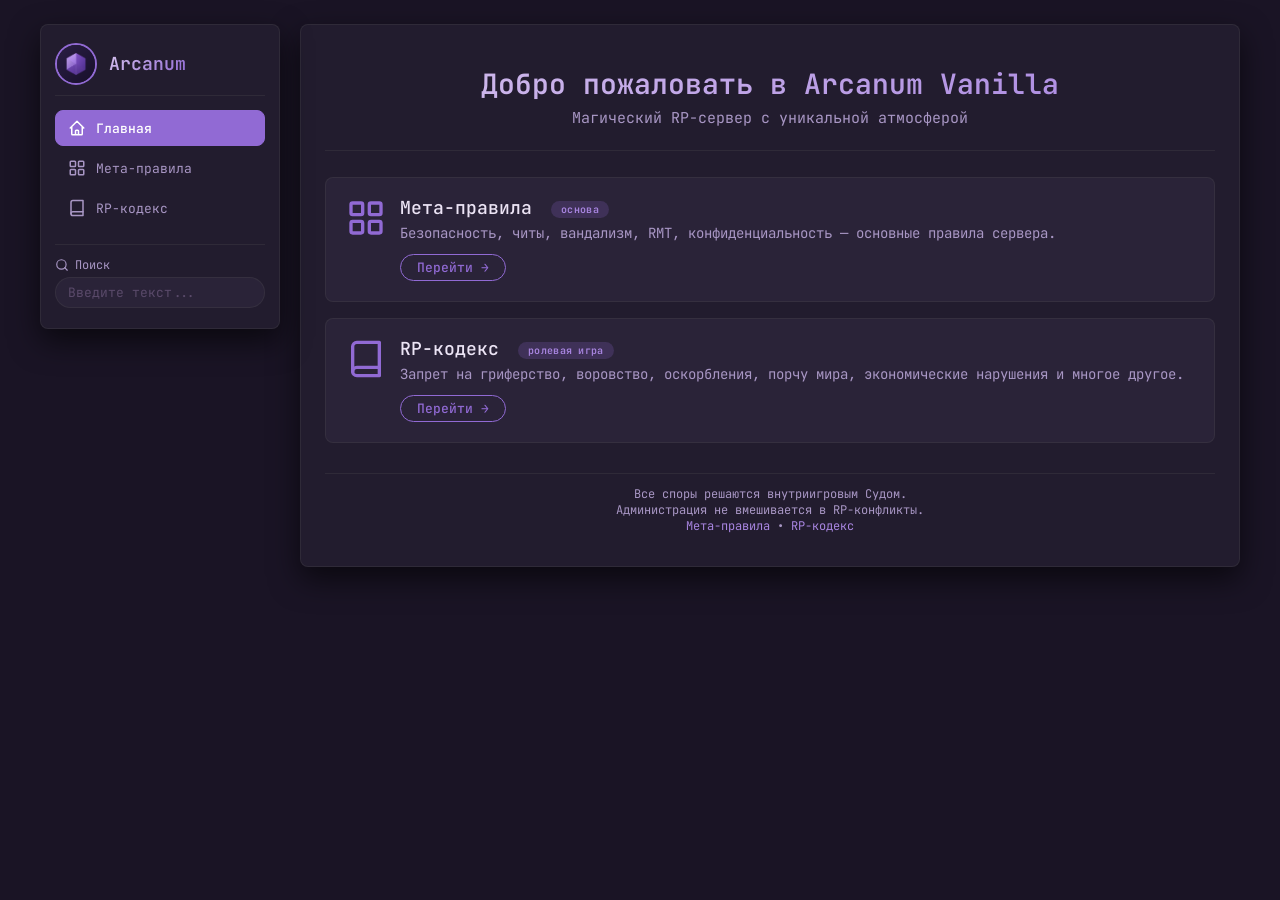
<file: index.html>
<!DOCTYPE html>
<html lang="ru">
<head>
    <meta charset="UTF-8" />
    <meta name="viewport" content="width=device-width, initial-scale=1.0" />
    <title>Arcanum Vanilla</title>
    <link rel="stylesheet" href="style.css" />
    <link rel="stylesheet" href="sidebar.css" />
    <link rel="shortcut icon" href="./img/logo.png" type="image/x-icon">
</head>
<body>

<div class="app">
    <!-- ===== SIDEBAR ===== -->
    <aside class="sidebar">
        <div class="sidebar-logo">
            <div class="logo-wrapper">
                <img class="logo-img" src="./img/logo.png" alt="Arcanum Vanilla" />
            </div>
            <h1>Arcanum</h1>
        </div>

        <nav class="sidebar-nav">
            <a href="./index.html" class="active">
                <svg class="nav-icon" viewBox="0 0 24 24" fill="none" stroke="currentColor" stroke-width="2" stroke-linecap="round" stroke-linejoin="round"><path d="M3 12l2-2m0 0l7-7 7 7M5 10v10a1 1 0 001 1h3m10-11l2 2m-2-2v10a1 1 0 01-1 1h-3m-4 0a1 1 0 01-1-1v-4a1 1 0 011-1h2a1 1 0 011 1v4a1 1 0 01-1 1h-2z"/></svg>
                Главная
            </a>
            <a href="./meta-rules.html">
                <svg class="nav-icon" viewBox="0 0 24 24" fill="none" stroke="currentColor" stroke-width="2" stroke-linecap="round" stroke-linejoin="round"><rect x="3" y="3" width="7" height="7" rx="1"/><rect x="14" y="3" width="7" height="7" rx="1"/><rect x="3" y="14" width="7" height="7" rx="1"/><rect x="14" y="14" width="7" height="7" rx="1"/></svg>
                Мета-правила
            </a>
            <a href="./rp-rules.html">
                <svg class="nav-icon" viewBox="0 0 24 24" fill="none" stroke="currentColor" stroke-width="2" stroke-linecap="round" stroke-linejoin="round"><path d="M4 19.5A2.5 2.5 0 0 1 6.5 17H20"/><path d="M6.5 2H20v20H6.5A2.5 2.5 0 0 1 4 19.5v-15A2.5 2.5 0 0 1 6.5 2z"/></svg>
                RP-кодекс
            </a>
        </nav>

        <div class="sidebar-search">
            <label for="search">
                <svg class="search-icon" viewBox="0 0 24 24" fill="none" stroke="currentColor" stroke-width="2" stroke-linecap="round" stroke-linejoin="round"><circle cx="11" cy="11" r="8"/><path d="m21 21-4.35-4.35"/></svg>
                Поиск
            </label>
            <input type="text" class="search" id="search" placeholder="Введите текст..." />
        </div>
    </aside>

    <!-- ===== CONTENT ===== -->
    <main class="content">
        <div class="container">
            <div class="hero">
                <h2>Добро пожаловать в Arcanum Vanilla</h2>
                <p>Магический RP-сервер с уникальной атмосферой</p>
            </div>

            <div class="line"></div>

            <div class="cards">
                <div class="card">
                    <svg class="card-icon" viewBox="0 0 24 24" fill="none" stroke="currentColor" stroke-width="2" stroke-linecap="round" stroke-linejoin="round"><rect x="3" y="3" width="7" height="7" rx="1"/><rect x="14" y="3" width="7" height="7" rx="1"/><rect x="3" y="14" width="7" height="7" rx="1"/><rect x="14" y="14" width="7" height="7" rx="1"/></svg>
                    <div class="card-content">
                        <h3>Мета-правила <span class="badge">основа</span></h3>
                        <p>Безопасность, читы, вандализм, RMT, конфиденциальность — основные правила сервера.</p>
                        <a href="./meta-rules.html" class="card-link">Перейти →</a>
                    </div>
                </div>

                <div class="card">
                    <svg class="card-icon" viewBox="0 0 24 24" fill="none" stroke="currentColor" stroke-width="2" stroke-linecap="round" stroke-linejoin="round"><path d="M4 19.5A2.5 2.5 0 0 1 6.5 17H20"/><path d="M6.5 2H20v20H6.5A2.5 2.5 0 0 1 4 19.5v-15A2.5 2.5 0 0 1 6.5 2z"/></svg>
                    <div class="card-content">
                        <h3>RP-кодекс <span class="badge">ролевая игра</span></h3>
                        <p>Запрет на гриферство, воровство, оскорбления, порчу мира, экономические нарушения и многое другое.</p>
                        <a href="./rp-rules.html" class="card-link">Перейти →</a>
                    </div>
                </div>
            </div>

            <div class="footer-note">
                Все споры решаются внутриигровым Судом. <br>
                Администрация не вмешивается в RP-конфликты.<br>
                <a href="./meta-rules.html">Мета-правила</a> • <a href="./rp-rules.html">RP-кодекс</a>
            </div>
        </div>
    </main>
</div>

<script src="search.js"></script>
</body>
</html>
</file>
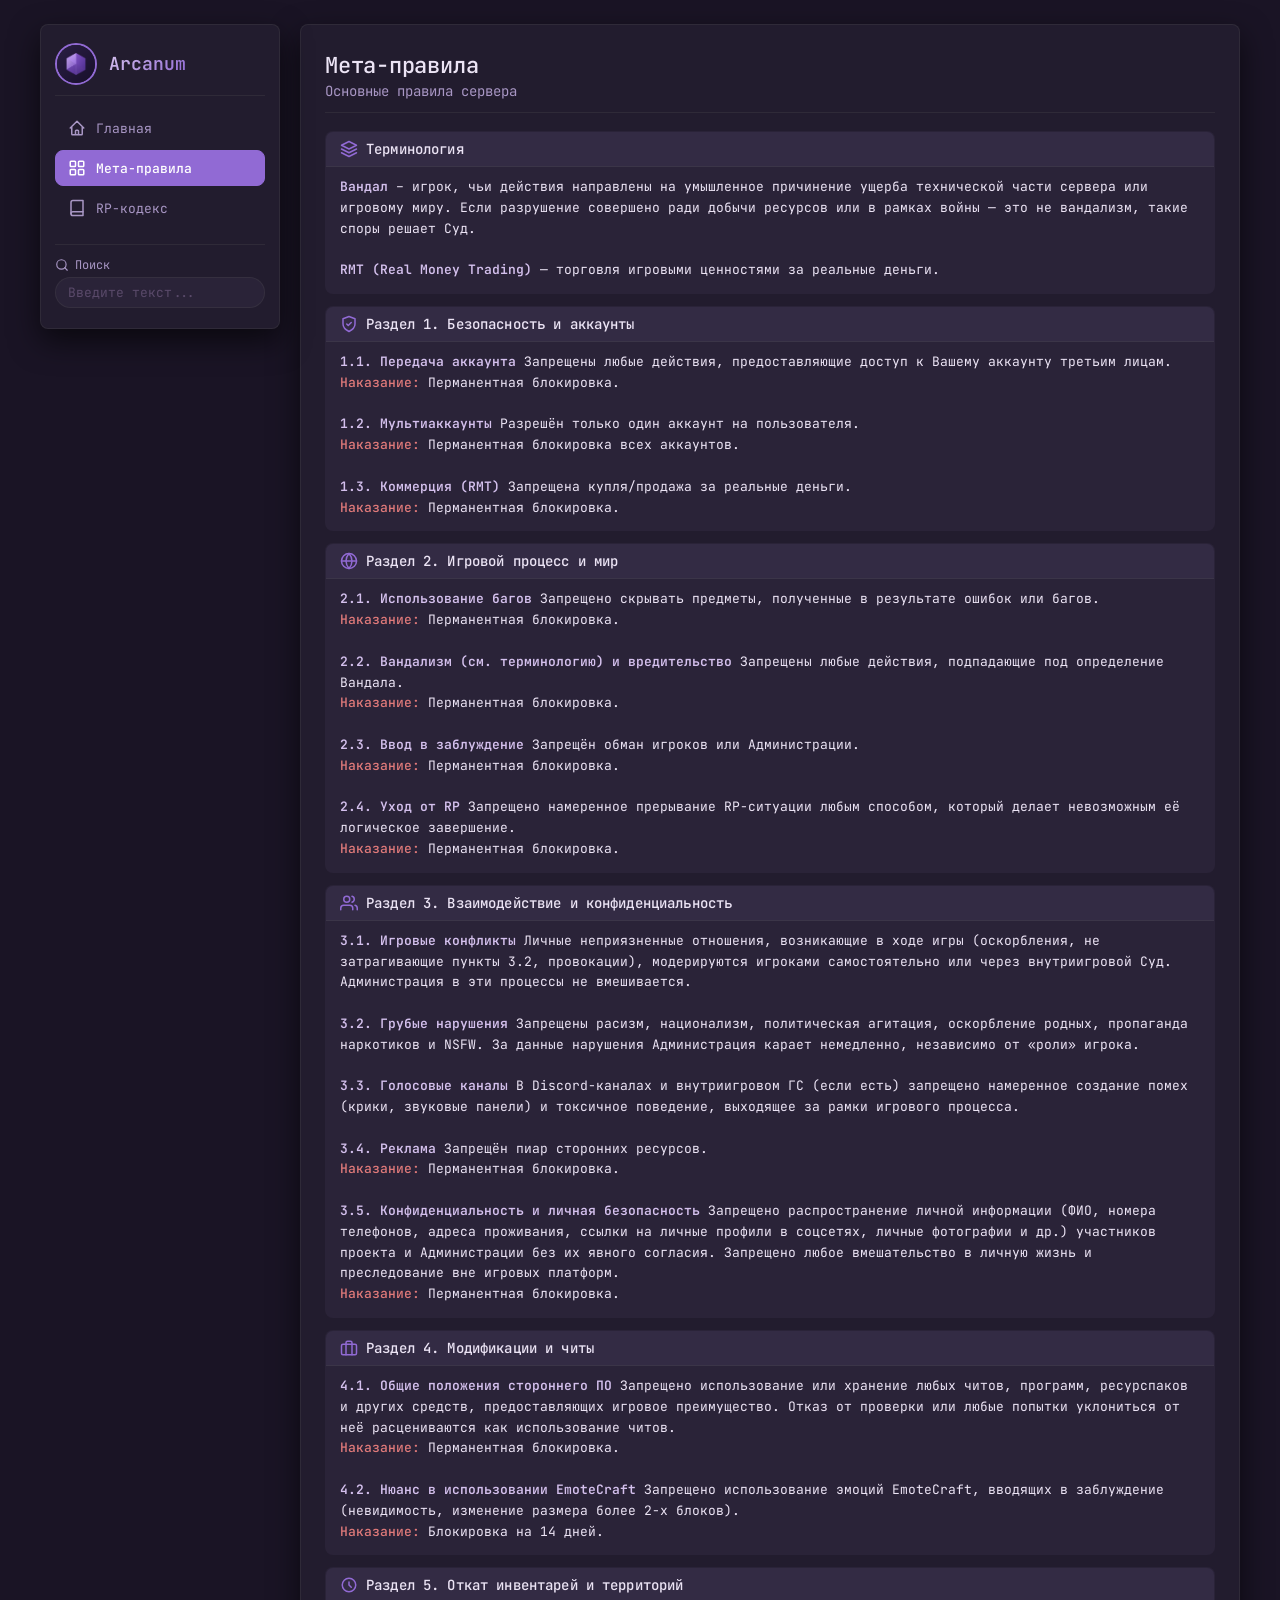
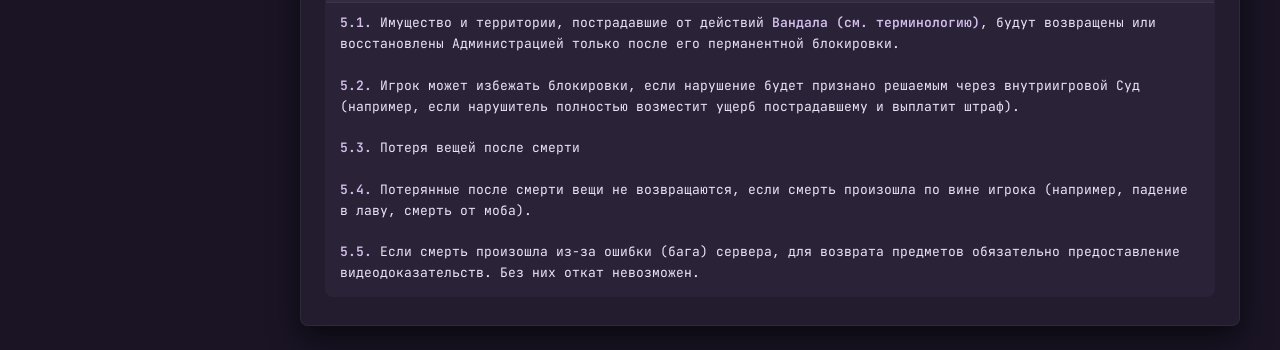
<file: meta-rules.html>
<!DOCTYPE html>
<html lang="ru">
<head>
    <meta charset="UTF-8" />
    <meta name="viewport" content="width=device-width, initial-scale=1.0" />
    <title>Мета-правила - Arcanum Vanilla</title>
    <link rel="stylesheet" href="style.css" />
    <link rel="stylesheet" href="sidebar.css" />
    <link rel="shortcut icon" href="./img/logo.png" type="image/x-icon">
</head>
<body>

<div class="app">
    <!-- ===== SIDEBAR ===== -->
    <aside class="sidebar">
        <div class="sidebar-logo">
            <div class="logo-wrapper">
                <img class="logo-img" src="./img/logo.png" alt="Arcanum Vanilla" />
            </div>
            <h1>Arcanum</h1>
        </div>

        <nav class="sidebar-nav">
            <a href="./index.html">
                <svg class="nav-icon" viewBox="0 0 24 24" fill="none" stroke="currentColor" stroke-width="2" stroke-linecap="round" stroke-linejoin="round"><path d="M3 12l2-2m0 0l7-7 7 7M5 10v10a1 1 0 001 1h3m10-11l2 2m-2-2v10a1 1 0 01-1 1h-3m-4 0a1 1 0 01-1-1v-4a1 1 0 011-1h2a1 1 0 011 1v4a1 1 0 01-1 1h-2z"/></svg>
                Главная
            </a>
            <a href="./meta-rules.html" class="active">
                <svg class="nav-icon" viewBox="0 0 24 24" fill="none" stroke="currentColor" stroke-width="2" stroke-linecap="round" stroke-linejoin="round"><rect x="3" y="3" width="7" height="7" rx="1"/><rect x="14" y="3" width="7" height="7" rx="1"/><rect x="3" y="14" width="7" height="7" rx="1"/><rect x="14" y="14" width="7" height="7" rx="1"/></svg>
                Мета-правила
            </a>
            <a href="./rp-rules.html">
                <svg class="nav-icon" viewBox="0 0 24 24" fill="none" stroke="currentColor" stroke-width="2" stroke-linecap="round" stroke-linejoin="round"><path d="M4 19.5A2.5 2.5 0 0 1 6.5 17H20"/><path d="M6.5 2H20v20H6.5A2.5 2.5 0 0 1 4 19.5v-15A2.5 2.5 0 0 1 6.5 2z"/></svg>
                RP-кодекс
            </a>
        </nav>

        <div class="sidebar-search">
            <label for="search">
                <svg class="search-icon" viewBox="0 0 24 24" fill="none" stroke="currentColor" stroke-width="2" stroke-linecap="round" stroke-linejoin="round"><circle cx="11" cy="11" r="8"/><path d="m21 21-4.35-4.35"/></svg>
                Поиск
            </label>
            <input type="text" class="search" id="search" placeholder="Введите текст..." />
        </div>
    </aside>

    <!-- ===== CONTENT ===== -->
    <main class="content">
        <div class="container">
            <div class="title-block">
                <h2>Мета-правила</h2>
                <p>Основные правила сервера</p>
            </div>

            <div class="line"></div>

            <div class="list-rules" id="rulesContainer">
                <div class="rule" data-rule-id="term">
                    <div class="title">
                        <svg class="rule-icon" viewBox="0 0 24 24" fill="none" stroke="currentColor" stroke-width="2" stroke-linecap="round" stroke-linejoin="round"><path d="M12 2L2 7l10 5 10-5-10-5z"/><path d="M2 17l10 5 10-5"/><path d="M2 12l10 5 10-5"/></svg>
                        Терминология
                    </div>
                    <div class="content">
                        <span class="bold">Вандал</span> – игрок, чьи действия направлены на умышленное причинение ущерба технической части сервера или игровому миру. Если разрушение совершено ради добычи ресурсов или в рамках войны — это не вандализм, такие споры решает Суд.
                        <br><br>
                        <span class="bold">RMT (Real Money Trading)</span> — торговля игровыми ценностями за реальные деньги.
                    </div>
                </div>

                <div class="rule" data-rule-id="sec1">
                    <div class="title">
                        <svg class="rule-icon" viewBox="0 0 24 24" fill="none" stroke="currentColor" stroke-width="2" stroke-linecap="round" stroke-linejoin="round"><path d="M12 22s8-4 8-10V5l-8-3-8 3v7c0 6 8 10 8 10z"/><path d="M9 12l2 2 4-4"/></svg>
                        Раздел 1. Безопасность и аккаунты
                    </div>
                    <div class="content">
                        <span class="bold">1.1. Передача аккаунта</span> Запрещены любые действия, предоставляющие доступ к Вашему аккаунту третьим лицам.<br />
                        <span class="punish">Наказание:</span> Перманентная блокировка.
                        <br><br>
                        <span class="bold">1.2. Мультиаккаунты</span> Разрешён только один аккаунт на пользователя.<br />
                        <span class="punish">Наказание:</span> Перманентная блокировка всех аккаунтов.
                        <br><br>
                        <span class="bold">1.3. Коммерция (RMT)</span> Запрещена купля/продажа за реальные деньги.<br />
                        <span class="punish">Наказание:</span> Перманентная блокировка.
                    </div>
                </div>

                <div class="rule" data-rule-id="sec2">
                    <div class="title">
                        <svg class="rule-icon" viewBox="0 0 24 24" fill="none" stroke="currentColor" stroke-width="2" stroke-linecap="round" stroke-linejoin="round"><circle cx="12" cy="12" r="10"/><path d="M2 12h20"/><path d="M12 2a15.3 15.3 0 0 1 4 10 15.3 15.3 0 0 1-4 10 15.3 15.3 0 0 1-4-10 15.3 15.3 0 0 1 4-10z"/></svg>
                        Раздел 2. Игровой процесс и мир
                    </div>
                    <div class="content">
                        <span class="bold">2.1. Использование багов</span> Запрещено скрывать предметы, полученные в результате ошибок или багов.<br />
                        <span class="punish">Наказание:</span> Перманентная блокировка.
                        <br><br>
                        <span class="bold">2.2. Вандализм (см. терминологию) и вредительство</span> Запрещены любые действия, подпадающие под определение Вандала.<br />
                        <span class="punish">Наказание:</span> Перманентная блокировка.
                        <br><br>
                        <span class="bold">2.3. Ввод в заблуждение</span> Запрещён обман игроков или Администрации.<br />
                        <span class="punish">Наказание:</span> Перманентная блокировка.
                        <br><br>
                        <span class="bold">2.4. Уход от RP</span> Запрещено намеренное прерывание RP-ситуации любым способом, который делает невозможным её логическое завершение.<br />
                        <span class="punish">Наказание:</span> Перманентная блокировка.
                    </div>
                </div>

                <div class="rule" data-rule-id="sec3">
                    <div class="title">
                        <svg class="rule-icon" viewBox="0 0 24 24" fill="none" stroke="currentColor" stroke-width="2" stroke-linecap="round" stroke-linejoin="round"><path d="M17 21v-2a4 4 0 0 0-4-4H5a4 4 0 0 0-4 4v2"/><circle cx="9" cy="7" r="4"/><path d="M23 21v-2a4 4 0 0 0-3-3.87"/><path d="M16 3.13a4 4 0 0 1 0 7.75"/></svg>
                        Раздел 3. Взаимодействие и конфиденциальность
                    </div>
                    <div class="content">
                        <span class="bold">3.1. Игровые конфликты</span> Личные неприязненные отношения, возникающие в ходе игры (оскорбления, не затрагивающие пункты 3.2, провокации), модерируются игроками самостоятельно или через внутриигровой Суд. Администрация в эти процессы не вмешивается.
                        <br><br>
                        <span class="bold">3.2. Грубые нарушения</span> Запрещены расизм, национализм, политическая агитация, оскорбление родных, пропаганда наркотиков и NSFW. За данные нарушения Администрация карает немедленно, независимо от «роли» игрока.
                        <br><br>
                        <span class="bold">3.3. Голосовые каналы</span> В Discord-каналах и внутриигровом ГС (если есть) запрещено намеренное создание помех (крики, звуковые панели) и токсичное поведение, выходящее за рамки игрового процесса.
                        <br><br>
                        <span class="bold">3.4. Реклама</span> Запрещён пиар сторонних ресурсов.<br />
                        <span class="punish">Наказание:</span> Перманентная блокировка.
                        <br><br>
                        <span class="bold">3.5. Конфиденциальность и личная безопасность</span> Запрещено распространение личной информации (ФИО, номера телефонов, адреса проживания, ссылки на личные профили в соцсетях, личные фотографии и др.) участников проекта и Администрации без их явного согласия. Запрещено любое вмешательство в личную жизнь и преследование вне игровых платформ.<br />
                        <span class="punish">Наказание:</span> Перманентная блокировка.
                    </div>
                </div>

                <div class="rule" data-rule-id="sec4">
                    <div class="title">
                        <svg class="rule-icon" viewBox="0 0 24 24" fill="none" stroke="currentColor" stroke-width="2" stroke-linecap="round" stroke-linejoin="round"><rect x="2" y="7" width="20" height="14" rx="2" ry="2"/><path d="M16 21V5a2 2 0 0 0-2-2h-4a2 2 0 0 0-2 2v16"/></svg>
                        Раздел 4. Модификации и читы
                    </div>
                    <div class="content">
                        <span class="bold">4.1. Общие положения стороннего ПО</span> Запрещено использование или хранение любых читов, программ, ресурспаков и других средств, предоставляющих игровое преимущество. Отказ от проверки или любые попытки уклониться от неё расцениваются как использование читов.<br />
                        <span class="punish">Наказание:</span> Перманентная блокировка.
                        <br><br>
                        <span class="bold">4.2. Нюанс в использовании EmoteCraft</span> Запрещено использование эмоций EmoteCraft, вводящих в заблуждение (невидимость, изменение размера более 2-х блоков).<br />
                        <span class="punish">Наказание:</span> Блокировка на 14 дней.
                    </div>
                </div>

                <div class="rule" data-rule-id="sec5">
                    <div class="title">
                        <svg class="rule-icon" viewBox="0 0 24 24" fill="none" stroke="currentColor" stroke-width="2" stroke-linecap="round" stroke-linejoin="round"><path d="M3 12a9 9 0 1 0 18 0 9 9 0 0 0-18 0z"/><path d="M12 8v4l3 3"/></svg>
                        Раздел 5. Откат инвентарей и территорий
                    </div>
                    <div class="content">
                        <span class="bold">5.1.</span> Имущество и территории, пострадавшие от действий <span class="bold">Вандала (см. терминологию)</span>, будут возвращены или восстановлены Администрацией только после его перманентной блокировки.
                        <br><br>
                        <span class="bold">5.2.</span> Игрок может избежать блокировки, если нарушение будет признано решаемым через внутриигровой Суд (например, если нарушитель полностью возместит ущерб пострадавшему и выплатит штраф).
                        <br><br>
                        <span class="bold">5.3.</span> Потеря вещей после смерти
                        <br><br>
                        <span class="bold">5.4.</span> Потерянные после смерти вещи не возвращаются, если смерть произошла по вине игрока (например, падение в лаву, смерть от моба).
                        <br><br>
                        <span class="bold">5.5.</span> Если смерть произошла из-за ошибки (бага) сервера, для возврата предметов обязательно предоставление видеодоказательств. Без них откат невозможен.
                    </div>
                </div>
            </div>
        </div>
    </main>
</div>

<script src="search.js"></script>
</body>
</html>
</file>
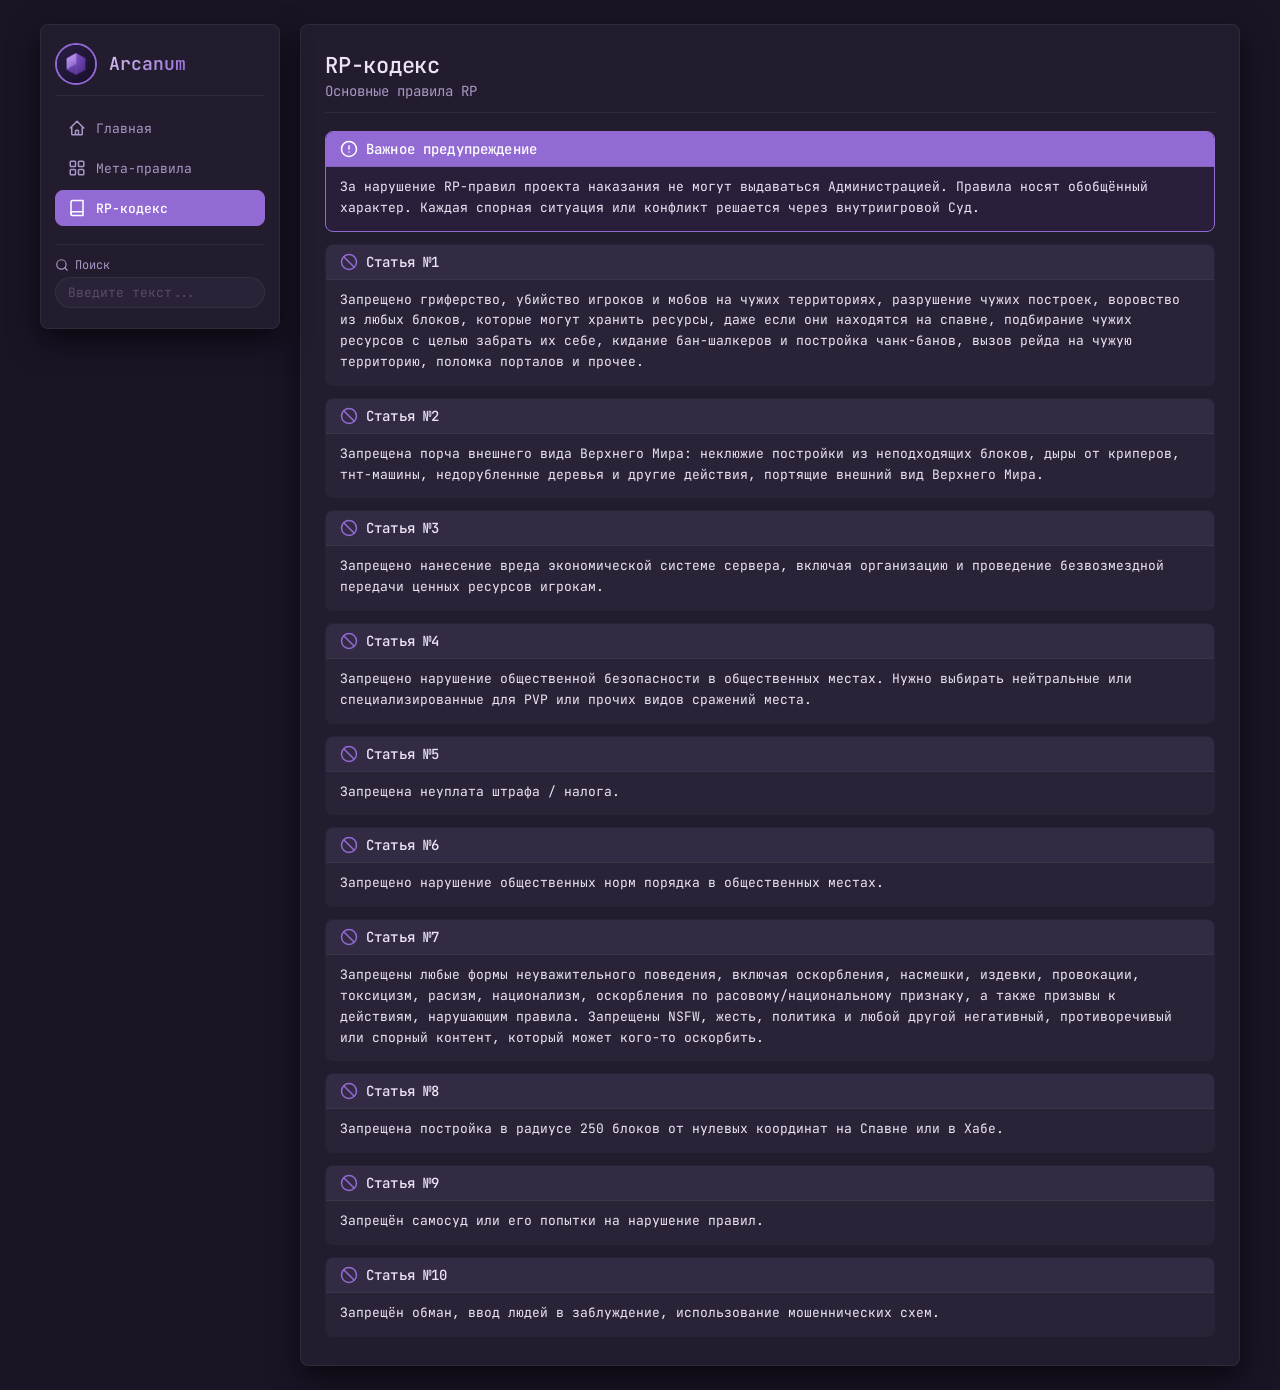
<file: rp-rules.html>
<!DOCTYPE html>
<html lang="ru">
<head>
    <meta charset="UTF-8" />
    <meta name="viewport" content="width=device-width, initial-scale=1.0" />
    <title>RP-кодекс - Arcanum Vanilla</title>
    <link rel="stylesheet" href="style.css" />
    <link rel="stylesheet" href="sidebar.css" />
    <link rel="shortcut icon" href="./img/logo.png" type="image/x-icon">
</head>
<body>

<div class="app">
    <!-- ===== SIDEBAR ===== -->
    <aside class="sidebar">
        <div class="sidebar-logo">
            <div class="logo-wrapper">
                <img class="logo-img" src="./img/logo.png" alt="Arcanum Vanilla" />
            </div>
            <h1>Arcanum</h1>
        </div>

        <nav class="sidebar-nav">
            <a href="./index.html">
                <svg class="nav-icon" viewBox="0 0 24 24" fill="none" stroke="currentColor" stroke-width="2" stroke-linecap="round" stroke-linejoin="round"><path d="M3 12l2-2m0 0l7-7 7 7M5 10v10a1 1 0 001 1h3m10-11l2 2m-2-2v10a1 1 0 01-1 1h-3m-4 0a1 1 0 01-1-1v-4a1 1 0 011-1h2a1 1 0 011 1v4a1 1 0 01-1 1h-2z"/></svg>
                Главная
            </a>
            <a href="./meta-rules.html">
                <svg class="nav-icon" viewBox="0 0 24 24" fill="none" stroke="currentColor" stroke-width="2" stroke-linecap="round" stroke-linejoin="round"><rect x="3" y="3" width="7" height="7" rx="1"/><rect x="14" y="3" width="7" height="7" rx="1"/><rect x="3" y="14" width="7" height="7" rx="1"/><rect x="14" y="14" width="7" height="7" rx="1"/></svg>
                Мета-правила
            </a>
            <a href="./rp-rules.html" class="active">
                <svg class="nav-icon" viewBox="0 0 24 24" fill="none" stroke="currentColor" stroke-width="2" stroke-linecap="round" stroke-linejoin="round"><path d="M4 19.5A2.5 2.5 0 0 1 6.5 17H20"/><path d="M6.5 2H20v20H6.5A2.5 2.5 0 0 1 4 19.5v-15A2.5 2.5 0 0 1 6.5 2z"/></svg>
                RP-кодекс
            </a>
        </nav>

        <div class="sidebar-search">
            <label for="search">
                <svg class="search-icon" viewBox="0 0 24 24" fill="none" stroke="currentColor" stroke-width="2" stroke-linecap="round" stroke-linejoin="round"><circle cx="11" cy="11" r="8"/><path d="m21 21-4.35-4.35"/></svg>
                Поиск
            </label>
            <input type="text" class="search" id="search" placeholder="Введите текст..." />
        </div>
    </aside>

    <!-- ===== CONTENT ===== -->
    <main class="content">
        <div class="container">
            <div class="title-block">
                <h2>RP-кодекс</h2>
                <p>Основные правила RP</p>
            </div>

            <div class="line"></div>

            <div class="list-rules" id="rulesContainer">
                <div class="rule warning" data-rule-id="pred">
                    <div class="title warning-title">
                        <svg class="rule-icon" viewBox="0 0 24 24" fill="none" stroke="currentColor" stroke-width="2" stroke-linecap="round" stroke-linejoin="round"><circle cx="12" cy="12" r="10"/><line x1="12" y1="8" x2="12" y2="12"/><line x1="12" y1="16" x2="12.01" y2="16"/></svg>
                        Важное предупреждение
                    </div>
                    <div class="content">
                        За нарушение RP-правил проекта наказания не могут выдаваться Администрацией. Правила носят обобщённый характер. Каждая спорная ситуация или конфликт решается через внутриигровой Суд.
                    </div>
                </div>

                <div class="rule" data-rule-id="sec1">
                    <div class="title">
                        <svg class="rule-icon" viewBox="0 0 24 24" fill="none" stroke="currentColor" stroke-width="2" stroke-linecap="round" stroke-linejoin="round"><circle cx="12" cy="12" r="10"/><line x1="4.93" y1="4.93" x2="19.07" y2="19.07"/></svg>
                        Статья №1
                    </div>
                    <div class="content">
                        Запрещено гриферство, убийство игроков и мобов на чужих территориях, разрушение чужих построек, воровство из любых блоков, которые могут хранить ресурсы, даже если они находятся на спавне, подбирание чужих ресурсов с целью забрать их себе, кидание бан-шалкеров и постройка чанк-банов, вызов рейда на чужую территорию, поломка порталов и прочее.
                    </div>
                </div>

                <div class="rule" data-rule-id="sec2">
                    <div class="title">
                        <svg class="rule-icon" viewBox="0 0 24 24" fill="none" stroke="currentColor" stroke-width="2" stroke-linecap="round" stroke-linejoin="round"><circle cx="12" cy="12" r="10"/><line x1="4.93" y1="4.93" x2="19.07" y2="19.07"/></svg>
                        Статья №2
                    </div>
                    <div class="content">
                        Запрещена порча внешнего вида Верхнего Мира: неклюжие постройки из неподходящих блоков, дыры от криперов, тнт-машины, недорубленные деревья и другие действия, портящие внешний вид Верхнего Мира.
                    </div>
                </div>

                <div class="rule" data-rule-id="sec3">
                    <div class="title">
                        <svg class="rule-icon" viewBox="0 0 24 24" fill="none" stroke="currentColor" stroke-width="2" stroke-linecap="round" stroke-linejoin="round"><circle cx="12" cy="12" r="10"/><line x1="4.93" y1="4.93" x2="19.07" y2="19.07"/></svg>
                        Статья №3
                    </div>
                    <div class="content">
                        Запрещено нанесение вреда экономической системе сервера, включая организацию и проведение безвозмездной передачи ценных ресурсов игрокам.
                    </div>
                </div>

                <div class="rule" data-rule-id="sec4">
                    <div class="title">
                        <svg class="rule-icon" viewBox="0 0 24 24" fill="none" stroke="currentColor" stroke-width="2" stroke-linecap="round" stroke-linejoin="round"><circle cx="12" cy="12" r="10"/><line x1="4.93" y1="4.93" x2="19.07" y2="19.07"/></svg>
                        Статья №4
                    </div>
                    <div class="content">
                        Запрещено нарушение общественной безопасности в общественных местах. Нужно выбирать нейтральные или специализированные для PVP или прочих видов сражений места.
                    </div>
                </div>

                <div class="rule" data-rule-id="sec5">
                    <div class="title">
                        <svg class="rule-icon" viewBox="0 0 24 24" fill="none" stroke="currentColor" stroke-width="2" stroke-linecap="round" stroke-linejoin="round"><circle cx="12" cy="12" r="10"/><line x1="4.93" y1="4.93" x2="19.07" y2="19.07"/></svg>
                        Статья №5
                    </div>
                    <div class="content">
                        Запрещена неуплата штрафа / налога.
                    </div>
                </div>

                <div class="rule" data-rule-id="sec6">
                    <div class="title">
                        <svg class="rule-icon" viewBox="0 0 24 24" fill="none" stroke="currentColor" stroke-width="2" stroke-linecap="round" stroke-linejoin="round"><circle cx="12" cy="12" r="10"/><line x1="4.93" y1="4.93" x2="19.07" y2="19.07"/></svg>
                        Статья №6
                    </div>
                    <div class="content">
                        Запрещено нарушение общественных норм порядка в общественных местах.
                    </div>
                </div>

                <div class="rule" data-rule-id="sec7">
                    <div class="title">
                        <svg class="rule-icon" viewBox="0 0 24 24" fill="none" stroke="currentColor" stroke-width="2" stroke-linecap="round" stroke-linejoin="round"><circle cx="12" cy="12" r="10"/><line x1="4.93" y1="4.93" x2="19.07" y2="19.07"/></svg>
                        Статья №7
                    </div>
                    <div class="content">
                        Запрещены любые формы неуважительного поведения, включая оскорбления, насмешки, издевки, провокации, токсицизм, расизм, национализм, оскорбления по расовому/национальному признаку, а также призывы к действиям, нарушающим правила. Запрещены NSFW, жесть, политика и любой другой негативный, противоречивый или спорный контент, который может кого-то оскорбить.
                    </div>
                </div>

                <div class="rule" data-rule-id="sec8">
                    <div class="title">
                        <svg class="rule-icon" viewBox="0 0 24 24" fill="none" stroke="currentColor" stroke-width="2" stroke-linecap="round" stroke-linejoin="round"><circle cx="12" cy="12" r="10"/><line x1="4.93" y1="4.93" x2="19.07" y2="19.07"/></svg>
                        Статья №8
                    </div>
                    <div class="content">
                        Запрещена постройка в радиусе 250 блоков от нулевых координат на Спавне или в Хабе.
                    </div>
                </div>

                <div class="rule" data-rule-id="sec9">
                    <div class="title">
                        <svg class="rule-icon" viewBox="0 0 24 24" fill="none" stroke="currentColor" stroke-width="2" stroke-linecap="round" stroke-linejoin="round"><circle cx="12" cy="12" r="10"/><line x1="4.93" y1="4.93" x2="19.07" y2="19.07"/></svg>
                        Статья №9
                    </div>
                    <div class="content">
                        Запрещён самосуд или его попытки на нарушение правил.
                    </div>
                </div>

                <div class="rule" data-rule-id="sec10">
                    <div class="title">
                        <svg class="rule-icon" viewBox="0 0 24 24" fill="none" stroke="currentColor" stroke-width="2" stroke-linecap="round" stroke-linejoin="round"><circle cx="12" cy="12" r="10"/><line x1="4.93" y1="4.93" x2="19.07" y2="19.07"/></svg>
                        Статья №10
                    </div>
                    <div class="content">
                        Запрещён обман, ввод людей в заблуждение, использование мошеннических схем.
                    </div>
                </div>
            </div>
        </div>
    </main>
</div>

<script src="search.js"></script>
</body>
</html>
</file>
<file: style.css>
@import url('https://fonts.googleapis.com/css2?family=JetBrains+Mono:ital,wght@0,300;0,400;0,600;1,300;1,400&display=swap');

* {
    box-sizing: border-box;
}

body {
    --font: 'JetBrains Mono', monospace;
    --border: oklch(45% 0 0 / 0.25);
    --bg-deep: #1a1425;
    --bg-panel: #221c2e;
    --bg-rule: #2a2338;
    --bg-rule-title: #332b44;
    --text-main: #ece4f5;
    --text-muted: #a896c4;
    --accent: #916ad4;
    --accent-hover: #a885e0;
    --accent-dim: rgba(145, 106, 212, 0.2);
    --radius: 8px;
    --shadow: 0 12px 30px rgba(0, 0, 0, 0.6);

    background: var(--bg-deep);
    margin: 0;
    padding: 24px 16px;
    font-family: var(--font);
    color: var(--text-main);
    min-height: 100vh;
    display: flex;
    justify-content: center;
    align-items: flex-start;
}

a {
    color: var(--text-main);
    text-decoration: none;
    transition: color 0.15s;
}
a:hover {
    color: var(--accent-hover);
}

/* ===== ЗАГОЛОВКИ ===== */
.title-block h2 {
    margin: 6px 0 2px;
    font-size: 22px;
    font-weight: 500;
    letter-spacing: -0.01em;
}
.title-block p {
    margin: 2px 0 0;
    color: var(--text-muted);
    font-size: 14px;
}

.line {
    border-top: 1px solid var(--border);
    margin: 2px 0 4px;
}

/* ===== ГЛАВНАЯ (карточки) ===== */
.hero {
    text-align: center;
    padding: 20px 0 10px;
}
.hero h2 {
    font-size: 28px;
    font-weight: 600;
    margin: 0 0 6px;
    background: linear-gradient(135deg, #d4c0ed, #a885e0);
    -webkit-background-clip: text;
    -webkit-text-fill-color: transparent;
    background-clip: text;
}
.hero p {
    color: var(--text-muted);
    font-size: 15px;
    margin: 0;
}

.cards {
    display: flex;
    flex-direction: column;
    gap: 16px;
    margin: 12px 0 4px;
}
.card {
    background: var(--bg-rule);
    border-radius: var(--radius);
    border: 1px solid var(--border);
    padding: 18px 20px 20px;
    transition: border 0.2s, background 0.2s, transform 0.15s;
    display: flex;
    align-items: flex-start;
    gap: 14px;
}
.card:hover {
    border-color: var(--accent);
    background: #2f2740;
    transform: translateY(-2px);
}
.card-icon {
    width: 40px;
    height: 40px;
    stroke: var(--accent);
    flex-shrink: 0;
    margin-top: 2px;
}
.card-content {
    flex: 1;
}
.card-content h3 {
    margin: 0 0 4px;
    font-size: 18px;
    font-weight: 500;
}
.card-content p {
    margin: 0 0 10px;
    color: var(--text-muted);
    font-size: 14px;
    line-height: 1.5;
}
.card-link {
    display: inline-block;
    font-size: 13px;
    font-weight: 500;
    color: var(--accent);
    border: 1px solid var(--accent);
    border-radius: 20px;
    padding: 4px 16px;
    transition: all 0.15s;
}
.card-link:hover {
    background: var(--accent);
    color: #fff;
    border-color: var(--accent);
}
.badge {
    display: inline-block;
    background: var(--accent-dim);
    color: var(--accent-hover);
    font-size: 10px;
    font-weight: 600;
    padding: 2px 10px;
    border-radius: 12px;
    letter-spacing: 0.03em;
    margin-left: 8px;
    vertical-align: middle;
}
.footer-note {
    margin-top: 16px;
    padding: 12px 0 4px;
    border-top: 1px solid var(--border);
    text-align: center;
    font-size: 12px;
    color: var(--text-muted);
}
.footer-note a {
    color: var(--accent-hover);
}

/* ===== ПРАВИЛА ===== */
.list-rules {
    display: flex;
    flex-direction: column;
    gap: 12px;
    margin-top: 4px;
}

.rule {
    background: var(--bg-rule);
    border-radius: var(--radius);
    overflow: hidden;
    border: 1px solid transparent;
    transition: border 0.15s, background 0.15s;
}
.rule:hover {
    border-color: var(--border);
    background: #2f2740;
}

.rule .title {
    background: var(--bg-rule-title);
    padding: 8px 14px;
    margin: 0;
    font-size: 14px;
    font-weight: 500;
    letter-spacing: 0.01em;
    border-bottom: 1px solid var(--border);
    display: flex;
    align-items: center;
    gap: 8px;
}
.rule .content {
    padding: 10px 14px 12px;
    font-size: 13px;
    line-height: 1.6;
}

.rule-icon {
    width: 18px;
    height: 18px;
    stroke: var(--accent);
    flex-shrink: 0;
}

.bold {
    font-weight: 600;
    color: #d4c0ed;
}
.punish {
    color: #e07a7a;
    font-weight: 500;
}

/* предупреждение в RP */
.rule.warning {
    border-color: var(--accent);
    background: #2a1f3a;
}
.warning-title {
    background: var(--accent) !important;
    color: #fff !important;
    font-weight: 600;
}
.warning-title .rule-icon {
    stroke: #fff;
}

/* скрытие при поиске */
.rule-hidden {
    display: none !important;
}

/* подсветка */
.highlight {
    background-color: var(--accent);
    color: #fff;
    padding: 0 3px;
    border-radius: 3px;
    font-weight: 500;
}

/* ===== АДАПТИВ ===== */
@media (max-width: 500px) {
    .container {
        padding: 16px !important;
    }
    .hero h2 {
        font-size: 22px;
    }
    .card {
        flex-direction: column;
        align-items: stretch;
    }
    .card-icon {
        width: 32px;
        height: 32px;
    }
}
</file>
<file: sidebar.css>
/* ===== LAYOUT: sidebar + content ===== */
.app {
    display: flex;
    gap: 20px;
    max-width: 1200px;
    width: 100%;
    margin: 0 auto;
    align-items: flex-start;
}

/* ===== SIDEBAR ===== */
.sidebar {
    flex: 0 0 240px;
    background: var(--bg-panel);
    border: 1px solid var(--border);
    border-radius: var(--radius);
    box-shadow: var(--shadow);
    padding: 18px 14px 20px;
    display: flex;
    flex-direction: column;
    gap: 14px;
    position: sticky;
    top: 16px;
    max-height: calc(100vh - 32px);
    overflow-y: auto;
}

.sidebar-logo {
    display: flex;
    align-items: center;
    gap: 12px;
    padding-bottom: 10px;
    border-bottom: 1px solid var(--border);
}
.sidebar-logo .logo-wrapper {
    width: 42px;
    height: 42px;
    flex-shrink: 0;
    display: flex;
    align-items: center;
    justify-content: center;
    background: #2a2338;
    border-radius: 50%;
    border: 2px solid var(--accent);
    overflow: hidden;
    transition: border-color 0.2s, box-shadow 0.2s, transform 0.2s;
}
.sidebar-logo .logo-wrapper:hover {
    border-color: var(--accent-hover);
    box-shadow: 0 0 24px var(--accent-dim);
    transform: scale(1.03);
}
.sidebar-logo .logo-wrapper .logo-img {
    width: 100%;
    height: 100%;
    object-fit: cover;
    display: block;
    transition: transform 0.3s ease;
}
.sidebar-logo .logo-wrapper:hover .logo-img {
    transform: scale(1.08);
}
.sidebar-logo h1 {
    font-size: 18px;
    font-weight: 600;
    margin: 0;
    background: linear-gradient(135deg, #d4c0ed, var(--accent));
    -webkit-background-clip: text;
    -webkit-text-fill-color: transparent;
    background-clip: text;
    line-height: 1.2;
}

/* навигация в сайдбаре */
.sidebar-nav {
    display: flex;
    flex-direction: column;
    gap: 4px;
}
.sidebar-nav a {
    display: flex;
    align-items: center;
    gap: 10px;
    padding: 8px 12px;
    border-radius: var(--radius);
    font-size: 13px;
    font-weight: 400;
    color: var(--text-muted);
    background: transparent;
    border: 1px solid transparent;
    transition: all 0.15s;
}
.sidebar-nav a:hover {
    background: var(--bg-rule);
    color: var(--text-main);
    border-color: var(--border);
}
.sidebar-nav a.active {
    background: var(--accent);
    color: #fff;
    border-color: var(--accent);
    font-weight: 500;
}
.sidebar-nav a.active .nav-icon {
    stroke: #fff;
}
.nav-icon {
    width: 18px;
    height: 18px;
    stroke: currentColor;
    flex-shrink: 0;
}

/* поиск в сайдбаре */
.sidebar-search {
    margin-top: 4px;
    padding-top: 12px;
    border-top: 1px solid var(--border);
}
.sidebar-search label {
    font-size: 12px;
    color: var(--text-muted);
    display: flex;
    align-items: center;
    gap: 6px;
    margin-bottom: 4px;
}
.sidebar-search .search-icon {
    width: 14px;
    height: 14px;
    stroke: var(--text-muted);
}
.sidebar-search .search {
    padding: 6px 12px;
    background: #2a2338;
    border: 1px solid var(--border);
    border-radius: 20px;
    color: var(--text-main);
    font-family: var(--font);
    font-size: 13px;
    width: 100%;
    outline: none;
    transition: border 0.15s, background 0.15s, box-shadow 0.15s;
}
.sidebar-search .search:focus {
    border-color: var(--accent);
    background: #302838;
    box-shadow: 0 0 0 3px var(--accent-dim);
}
.sidebar-search .search::placeholder {
    color: #5a4a6a;
}

/* ===== CONTENT ===== */
.content {
    flex: 1;
    min-width: 0;
}
.content .container {
    background: var(--bg-panel);
    border: 1px solid var(--border);
    border-radius: var(--radius);
    box-shadow: var(--shadow);
    display: flex;
    flex-direction: column;
    gap: 10px;
    padding: 20px 24px 28px;
    width: 100%;
}

/* скрываем старые вкладки и поиск в контенте */
.content .tabs {
    display: none !important;
}
.content label[for="search"],
.content .search {
    display: none !important;
}

/* адаптив для маленьких экранов */
@media (max-width: 720px) {
    .app {
        flex-direction: column;
        gap: 16px;
    }
    .sidebar {
        flex: 1 1 auto;
        width: 100%;
        position: static;
        max-height: none;
        flex-direction: row;
        flex-wrap: wrap;
        padding: 12px 14px;
        gap: 8px;
    }
    .sidebar-logo {
        flex: 0 0 auto;
        border-bottom: none;
        padding-bottom: 0;
        margin-right: 8px;
    }
    .sidebar-logo h1 {
        font-size: 16px;
    }
    .sidebar-nav {
        flex-direction: row;
        flex-wrap: wrap;
        gap: 4px;
        flex: 1 1 auto;
    }
    .sidebar-nav a {
        padding: 5px 10px;
        font-size: 12px;
    }
    .sidebar-search {
        flex: 0 0 100%;
        border-top: none;
        padding-top: 0;
        margin-top: 0;
        order: 10;
    }
    .sidebar-search .search {
        font-size: 12px;
        padding: 5px 10px;
    }
    .content .container {
        padding: 16px;
    }
}

@media (max-width: 480px) {
    .sidebar {
        padding: 10px 12px;
        gap: 6px;
    }
    .sidebar-logo .logo-wrapper {
        width: 34px;
        height: 34px;
    }
    .sidebar-logo h1 {
        font-size: 14px;
    }
    .sidebar-nav a {
        font-size: 11px;
        padding: 4px 8px;
    }
    .nav-icon {
        width: 14px;
        height: 14px;
    }
    .content .container {
        padding: 12px;
    }
}
</file>
